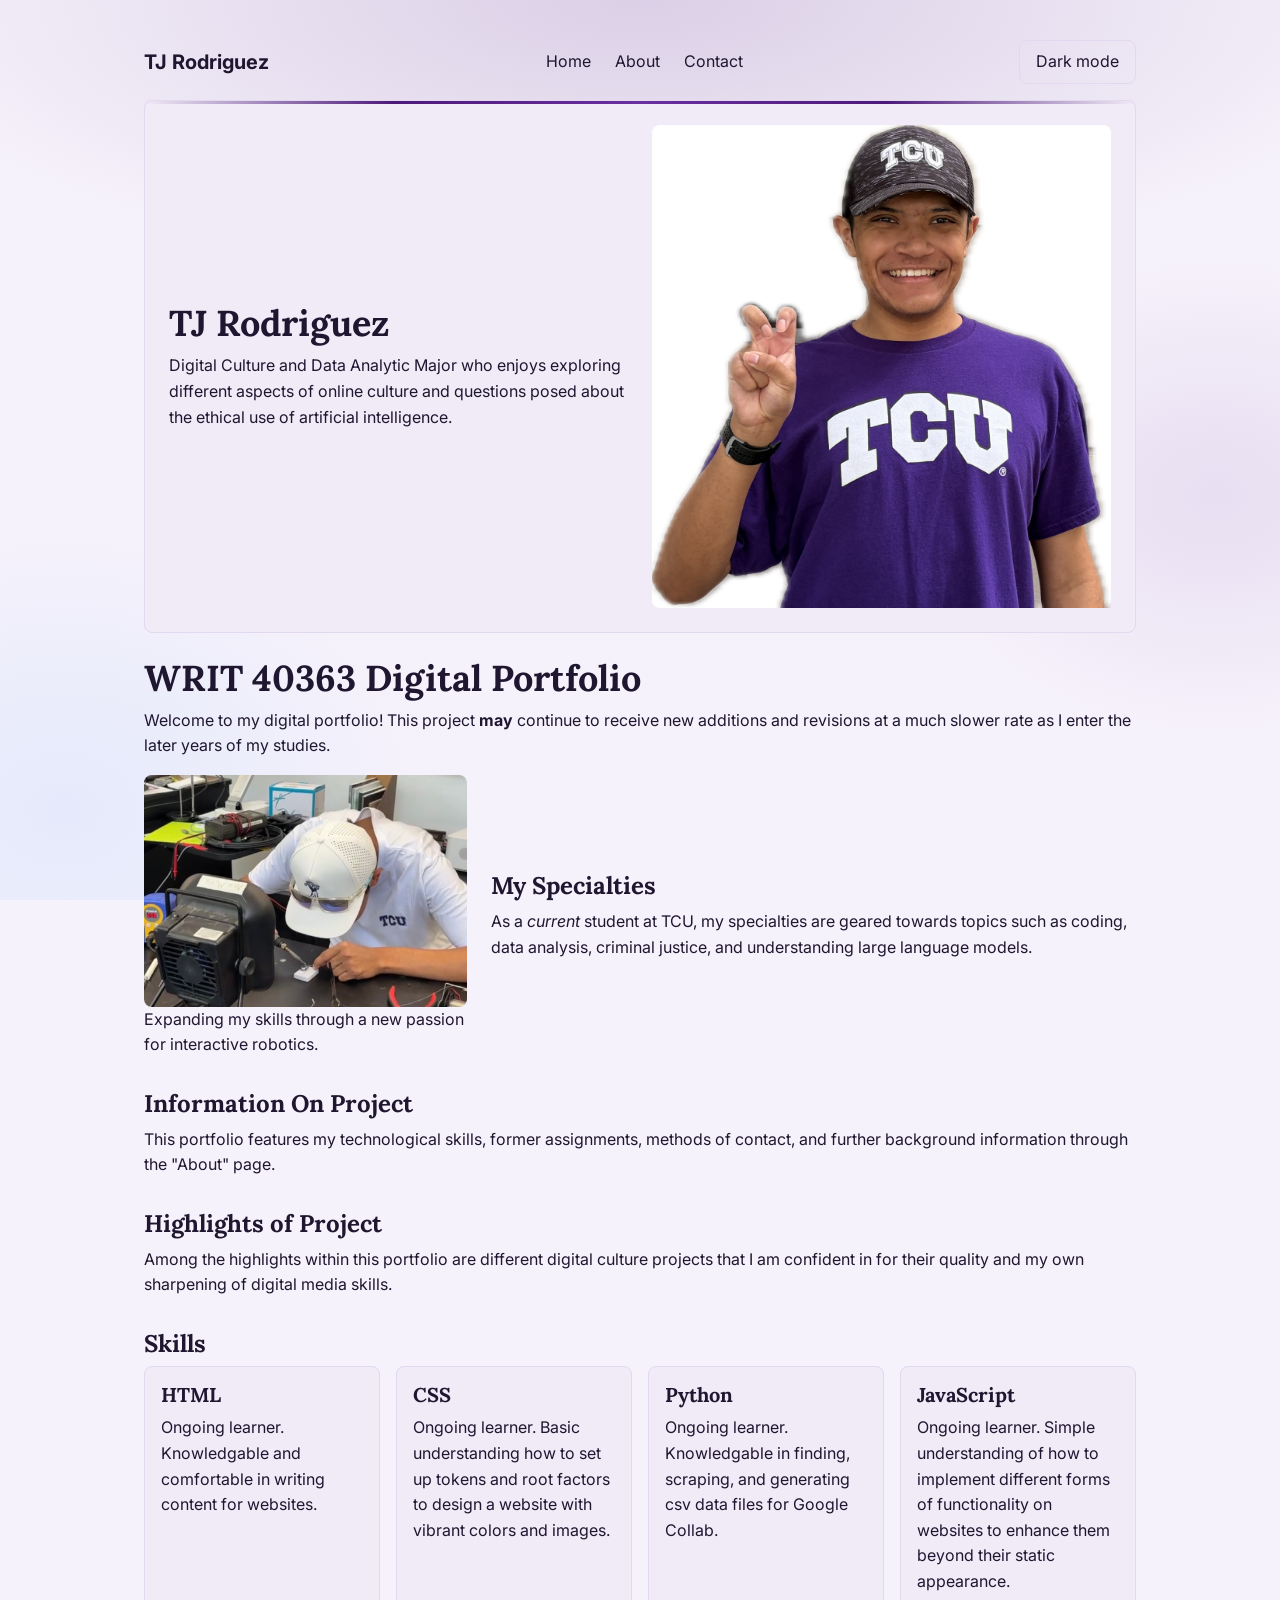
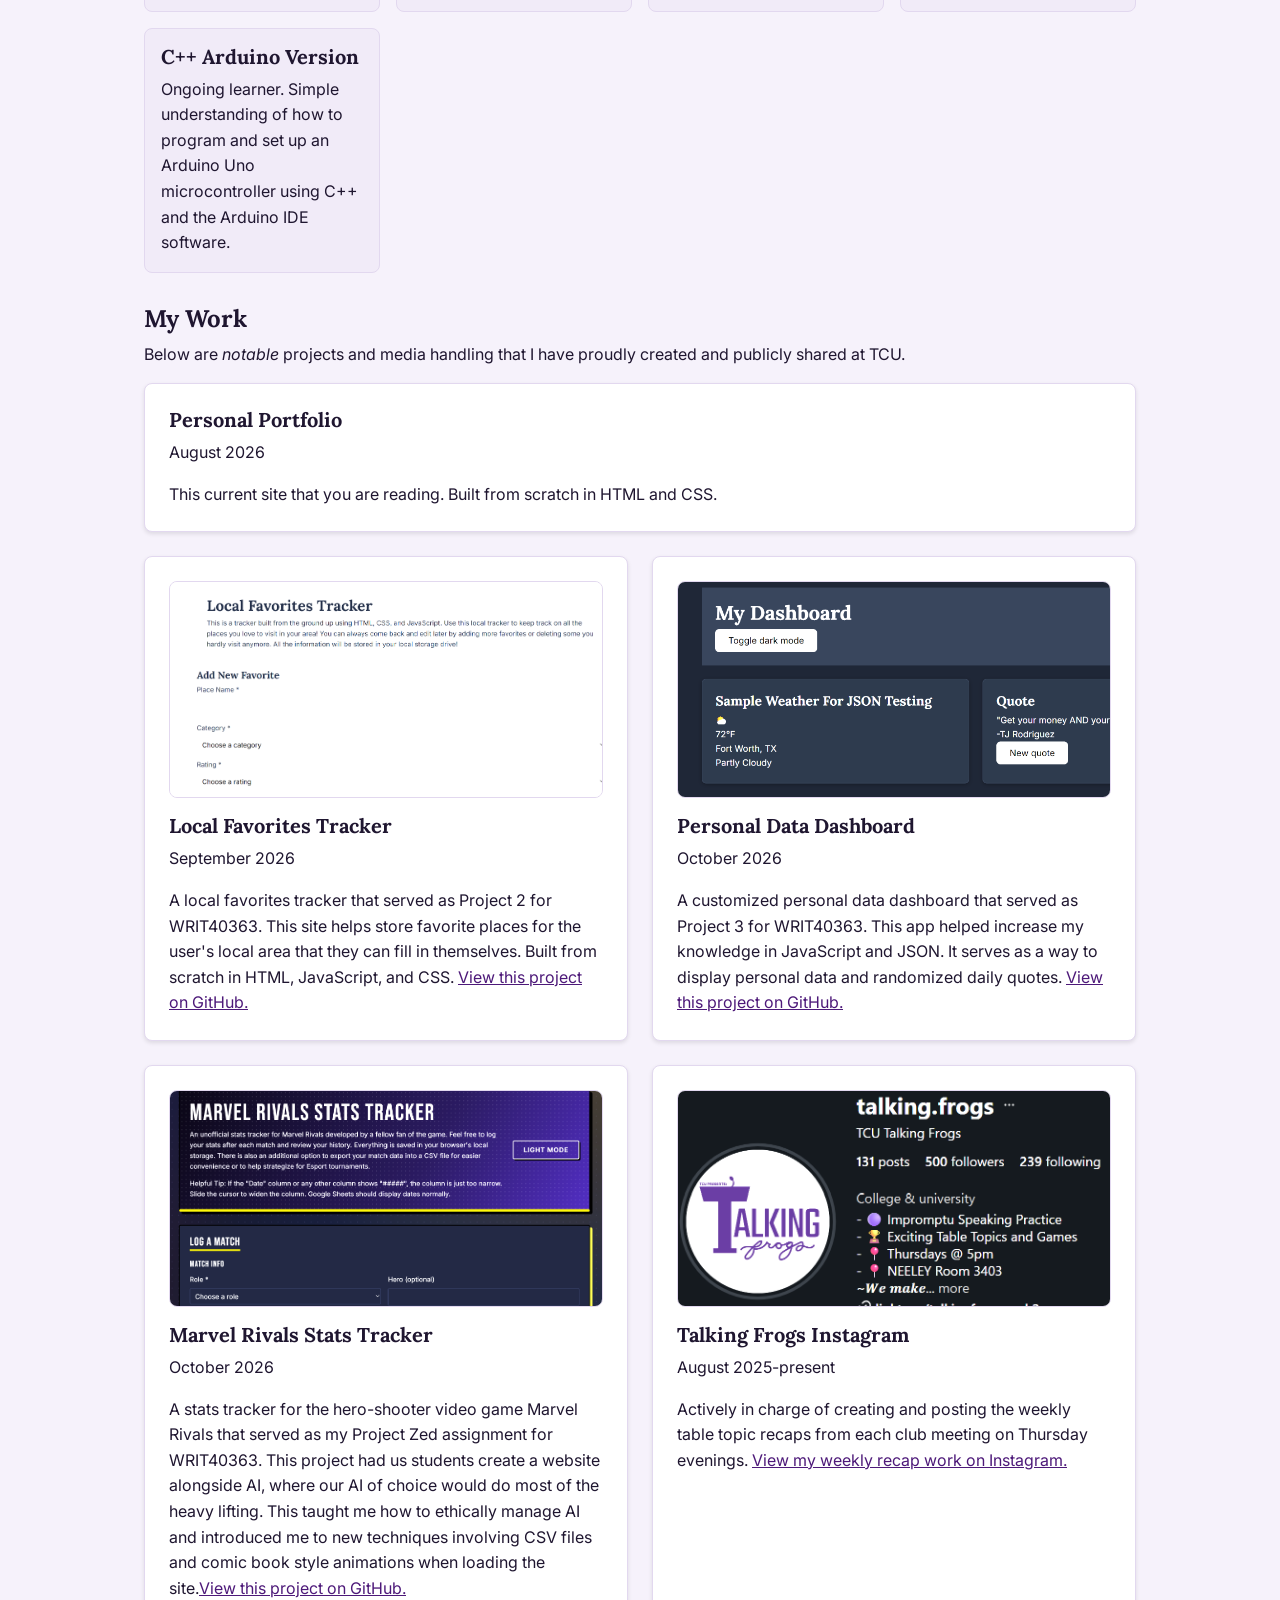
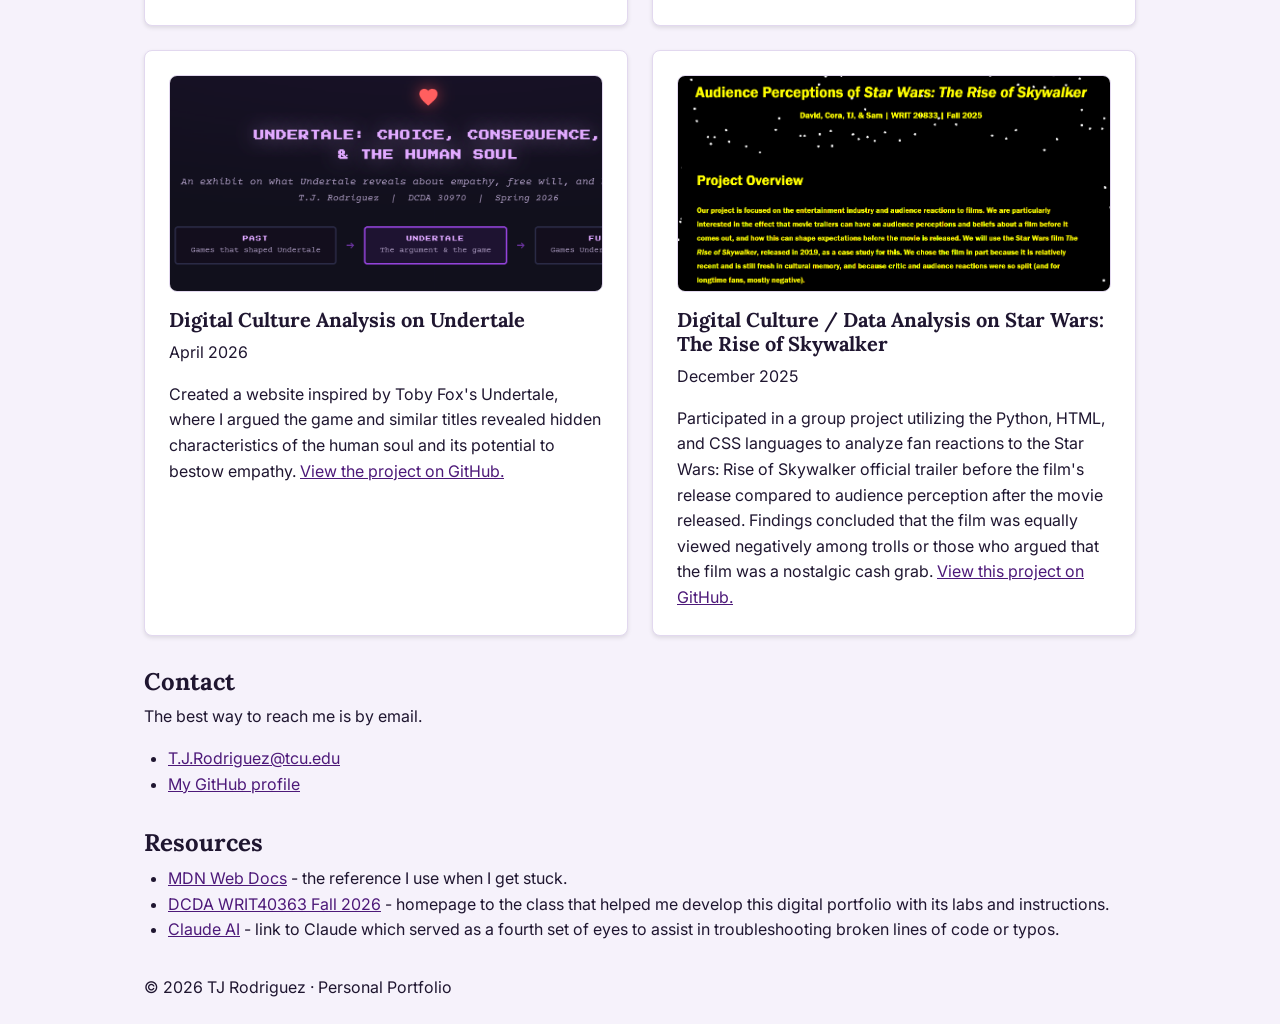
<file: index.html>
<!DOCTYPE html>
<html lang="en">

<head>
    <meta charset="UTF-8">
    <meta name="viewport" content="width=device-width, initial-scale=1.0">
    <title>Portfolio Home</title>
    <link rel="stylesheet" href="css/styles.css">
    <!-- Loads in the head so the saved theme applies before the page appears -->
    <script src="js/app.js"></script>
</head>

<body>


    <nav class="nav-container">
        <a href="index.html" class="logo">TJ Rodriguez</a>
        <div class="nav-links">
            <a href="index.html">Home</a>
            <a href="about.html">About</a>
            <a href="index.html#contact">Contact</a>
        </div>
        <button type="button" id="theme-toggle" class="theme-toggle" aria-pressed="false">Dark mode</button>
    </nav>

    <header>
        <div class="header-text">
            <h1>TJ Rodriguez</h1>
            <p>Digital Culture and Data Analytic Major who enjoys exploring different aspects of online culture and questions posed about the ethical use of artificial intelligence.</p>
        </div>
        <div class="header-pic">
            <img src="images/school-spirit-pose-2026.PNG" alt="Photo of my TCU spirited character.">
        </div>
    </header>

    <h1>WRIT 40363 Digital Portfolio</h1>
    <p>Welcome to my digital portfolio! This project <strong>may</strong> continue to receive new additions and revisions at a much slower rate as I enter the later years of my studies.</p>

    <main>
        <section class="about">
            <figure class="about-image">
                <img src="images/robotics-work-station.jpg" alt="A workdesk featuring me using a soldering iron.">
                <figcaption>Expanding my skills through a new passion for interactive robotics.</figcaption>
            </figure>
            <div class="about-text">
                <h2 id="about">My Specialties</h2>
                <p>As a <em>current</em> student at TCU, my specialties are geared towards topics such as coding, data analysis, criminal justice, and understanding large language models.</p>
            </div>
        </section>

        <section>
            <h2>Information On Project</h2>
            <p>This portfolio features my technological skills, former assignments, methods of contact, and further background information through the "About" page.</p>
        </section>

        <section>
            <h2>Highlights of Project</h2>
            <p>Among the highlights within this portfolio are different digital culture projects that I am confident in for their quality and my own sharpening of digital media skills.</p>
        </section>

        <section id="skills">
            <h2>Skills</h2>
            <ul class="skills-grid">
                <li class="skill-card">
                    <h3>HTML</h3>
                    <p>Ongoing learner. Knowledgable and comfortable in writing content for websites.</p>
                </li>
                <li class="skill-card">
                    <h3>CSS</h3>
                    <p>Ongoing learner. Basic understanding how to set up tokens and root factors to design a website with vibrant colors and images.</p>
                </li>
                <li class="skill-card">
                    <h3>Python</h3>
                    <p>Ongoing learner. Knowledgable in finding, scraping, and generating csv data files for Google Collab.
                    </p>
                </li>
                <li class="skill-card">
                    <h3>JavaScript</h3>
                    <p>Ongoing learner. Simple understanding of how to implement different forms of functionality on websites to enhance them beyond their static appearance.</p>
                </li>
                <li class="skill-card">
                    <h3>C++ Arduino Version</h3>
                    <p>Ongoing learner. Simple understanding of how to program and set up an Arduino Uno microcontroller using C++ and the Arduino IDE software.</p>
            </ul>
        </section>

        <section id="projects">
            <h2>My Work</h2>
             <p>Below are <em>notable</em> projects and media handling that I have proudly created and publicly shared at TCU.</p>
            <ul class="project-list">
                <li class="project-card featured">
                    <h3>Personal Portfolio</h3>
                    <p><time datetime="2026-08">August 2026</time></p>
                    <p>This current site that you are reading. Built from scratch in HTML and CSS.</p>
                </li>
                <li class="project-card">
                    <img src="images/local-favorites-tracker.png" alt="Screenshot of the homepage for my Local Favorites Tracker project with its white background and simple UI structure.">
                    <h3>Local Favorites Tracker</h3>
                    <p><time datetime="2026-09">September 2026</time></p>
                    <p>A local favorites tracker that served as Project 2 for WRIT40363. This site helps store favorite places for the user's local area that they can fill in themselves. Built from scratch in HTML, JavaScript, and CSS. <a href="https://tjrod28.github.io/local-favorites-tracker/" target="_blank" rel="noopener">View this project on GitHub.</a></p>
                </li>
                <li class="project-card">
                    <img src="images/interactive-json-data-project.png" alt="Screenshot of the homepage for my Personal Data Dashboard project with its dark and light mode displaying a random generated quote and a weather sample.">
                    <h3>Personal Data Dashboard</h3>
                    <p><time datetime="2026-10">October 2026</time></p>
                    <p>A customized personal data dashboard that served as Project 3 for WRIT40363. This app helped increase my knowledge in JavaScript and JSON. It serves as a way to display personal data and randomized daily quotes. <a href="https://tjrod28.github.io/dashboard/" target="_blank" rel="noopener">View this project on GitHub.</a></p>
                </li>
                 <li class="project-card">
                    <img src="images/marvel-rivals-tracker.png" alt="Screenshot of the homepage for my Marvel Rivals Stats Tracker project with its comic book inspired design and statistics categories on display.">
                    <h3>Marvel Rivals Stats Tracker</h3>
                    <p><time datetime="2026-10">October 2026</time></p>
                    <p>A stats tracker for the hero-shooter video game Marvel Rivals that served as my Project Zed assignment for WRIT40363. This project had us students create a website alongside AI, where our AI of choice would do most of the heavy lifting. This taught me how to ethically manage AI and introduced me to new techniques involving CSV files and comic book style animations when loading the site.<a href="https://tjrod28.github.io/zed/" target="_blank" rel="noopener">View this project on GitHub.</a></p>
                </li>
                <li class="project-card">
                    <img src="images/talking-frogs-insta-snap.png" alt="Screenshot of Talking Frogs' Instagram page.">
                    <h3>Talking Frogs Instagram</h3>
                    <p><time datetime="2025-08">August 2025-present</time></p>
                    <p>Actively in charge of creating and posting the weekly table topic recaps from each club meeting on Thursday evenings. <a href="https://www.instagram.com/talking.frogs?utm_source=ig_web_button_share_sheet&stkn=ZDNlZDc0MzIxNw==" target="_blank" 
                        rel="noopener">View my weekly recap work on Instagram.</a></p>
                </li>
                <li class="project-card">
                    <img src="images/undertale-project.png" alt="Screenshot of the homepage for my Undertale web project with a dark purple background and text.">
                    <h3>Digital Culture Analysis on Undertale</h3>
                    <p><time datetime="2026-04">April 2026</time></p>
                    <p>Created a website inspired by Toby Fox's Undertale, where I argued the game and similar titles
                        revealed hidden characteristics of the human soul and its potential to bestow empathy. <a
                            href="https://tjrod28.github.io/undertale_final_exhibit_project/" target="_blank"
                            rel="noopener">View the project on GitHub.</a></p>
                </li>
                <li class="project-card">
                    <img src="images/star-wars-ros-project.png" alt="Screenshot of the homepage for Star Wars group project with space themed text.">
                    <h3>Digital Culture / Data Analysis on Star Wars: The Rise of Skywalker</h3>
                    <p><time datetime="2025-12">December 2025</time></p>
                    <p>Participated in a group project utilizing the Python, HTML, and CSS languages to analyze fan
                        reactions to the Star Wars: Rise of Skywalker official trailer before the film's release compared to audience
                        perception after the movie released. Findings concluded that the film was equally viewed negatively among trolls or those who argued that
                        the film was a nostalgic cash grab. <a href="https://coravany04.github.io/coding-project/"
                            target="_blank" rel="noopener">View this project on GitHub.</a></p>
                </li>
            </ul>
        </section>

        <section id="contact">
            <h2>Contact</h2>
            <p>The best way to reach me is by email.</p>
            <ul>
                <li><a href="mailto:T.J.Rodriguez@tcu.edu">T.J.Rodriguez@tcu.edu</a></li>
                <li><a href="https://github.com/TJRod28" target="_blank" rel="noopener">My GitHub profile</a></li>
            </ul>
        </section>

    </main>

    <aside id="resources">
        <h2>Resources</h2>
        <ul>
            <li><a href="https://developer.mozilla.org/" target="_blank" rel="noopener">MDN Web Docs</a> - the reference
                I use when I get stuck.</li>
            <li><a href="https://tcu-dcda.github.io/WRIT40363_2026/index.html" target="_blank" rel="noopener">DCDA WRIT40363 Fall 2026</a> - homepage to the class that helped me develop this digital portfolio with its labs and instructions.</li>
            <li><a href="https://claude.ai/" target="_blank" rel="noopener">Claude AI</a> - link to Claude which served as a fourth set of eyes to assist in troubleshooting broken lines of code or typos.</li>
        </ul>
    </aside>

    <footer>
        <p>&copy; 2026 TJ Rodriguez &middot; Personal Portfolio</p>
    </footer>

</body>

</html>
</file>
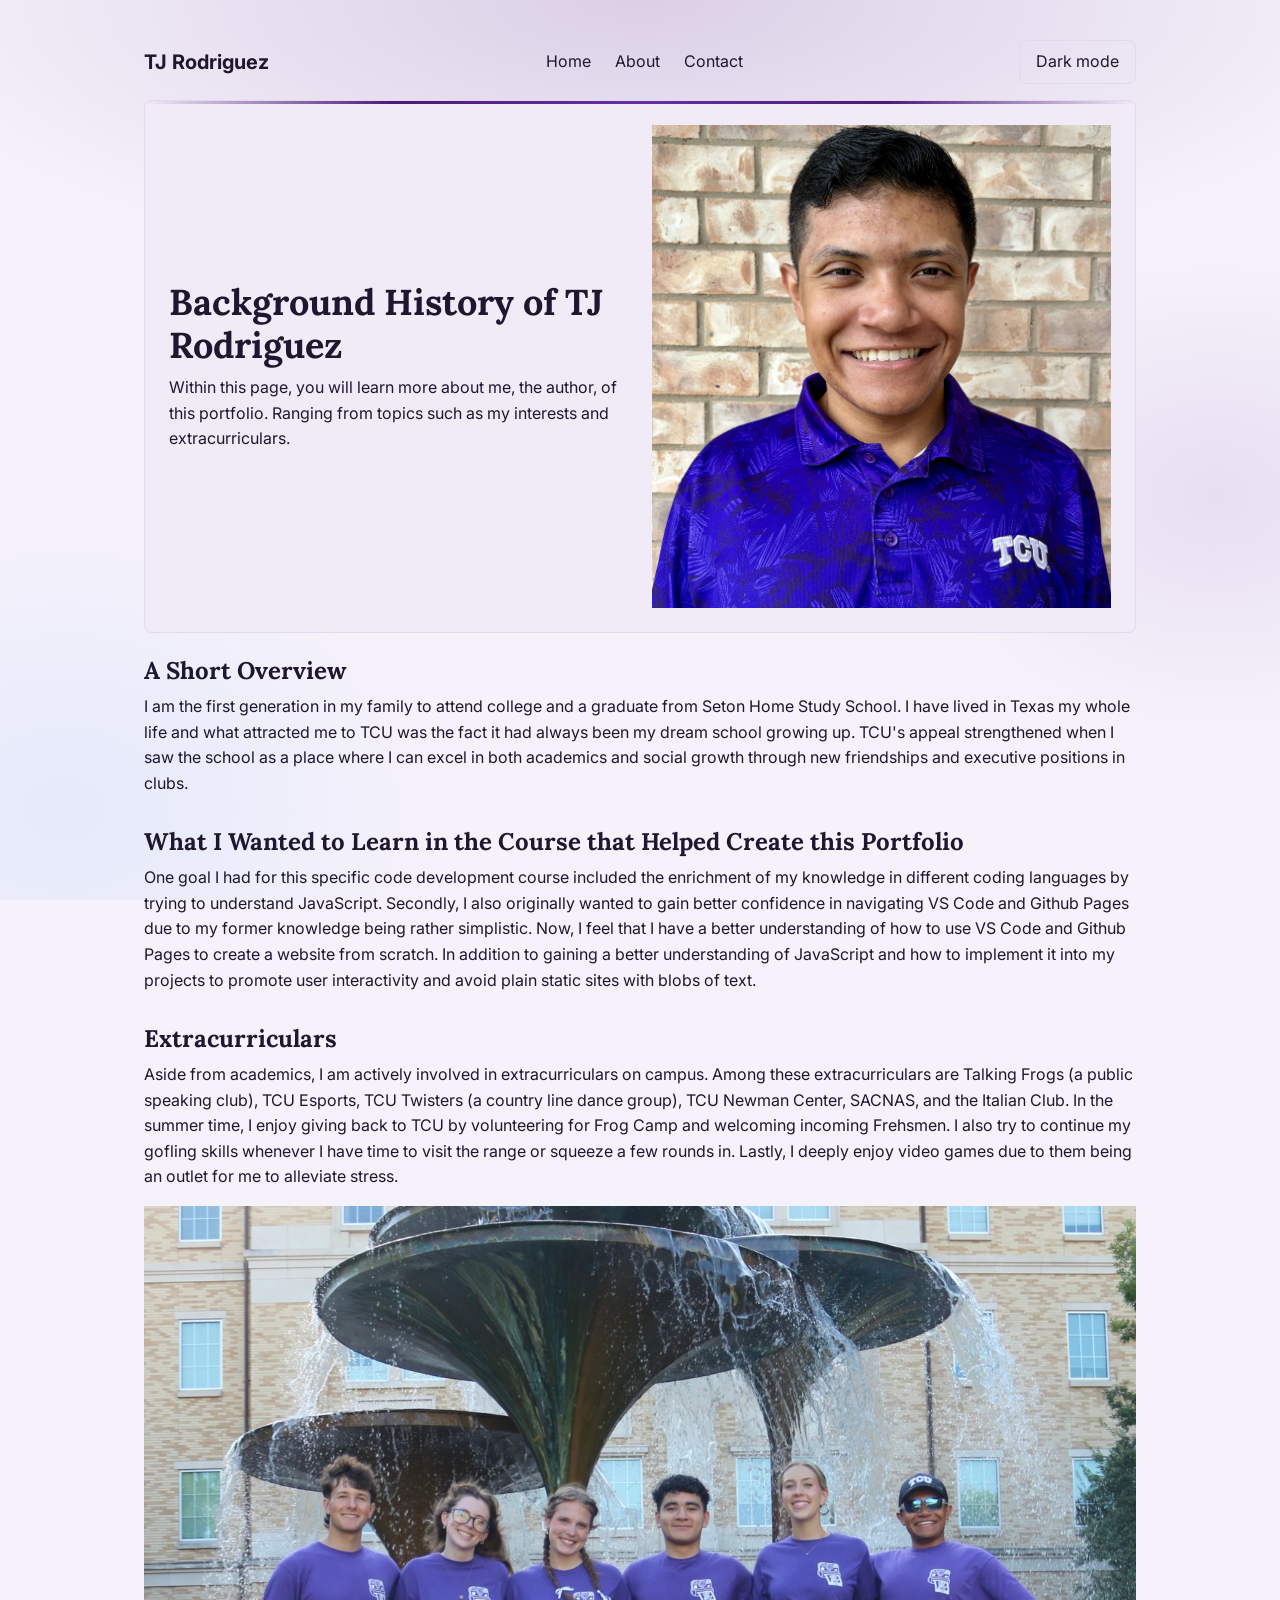
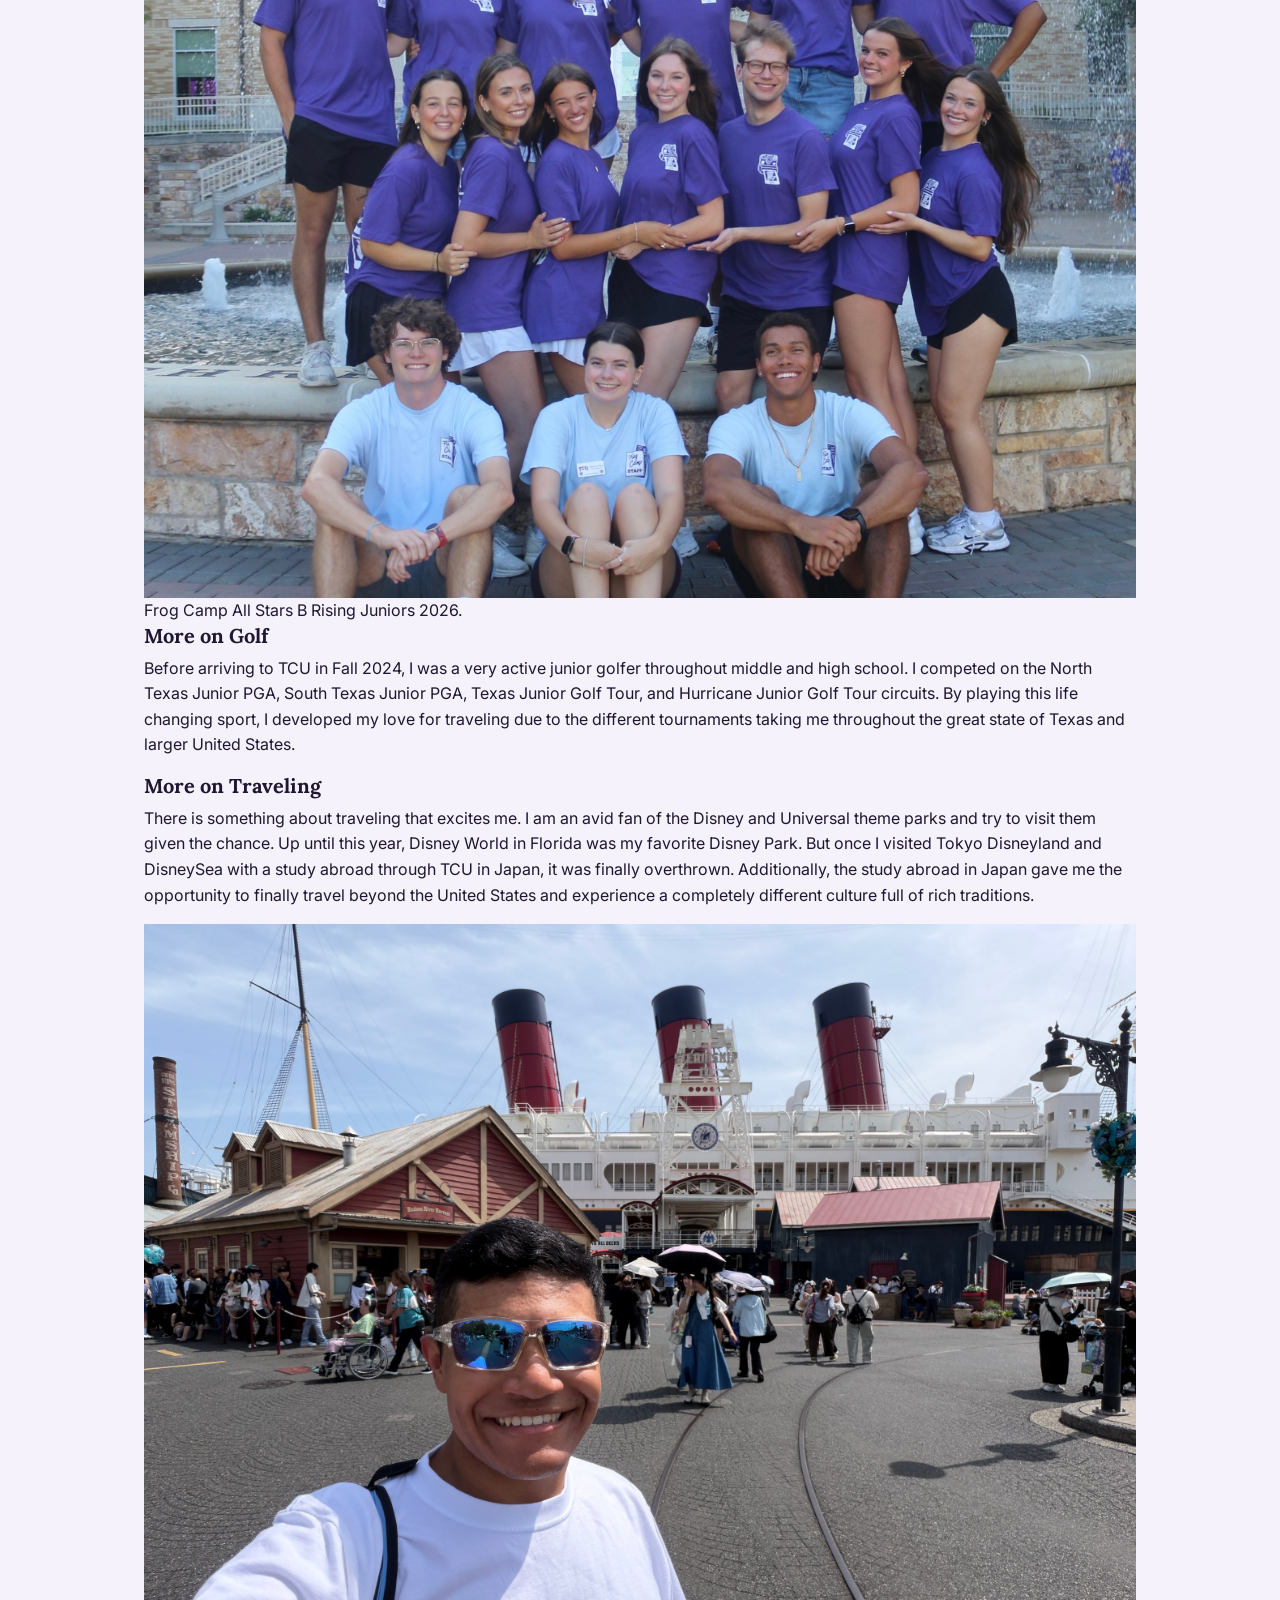
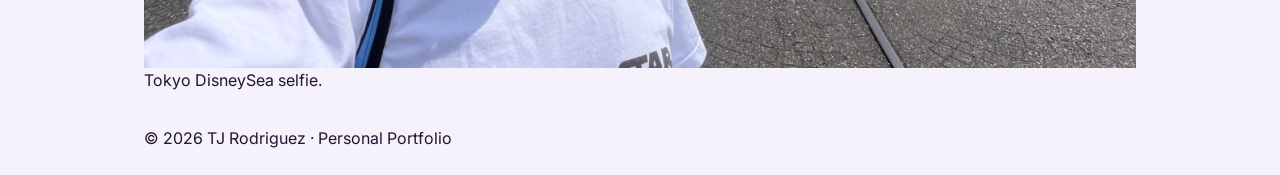
<file: about.html>
<!DOCTYPE html>
<html lang="en">

<head>
    <meta charset="UTF-8">
    <meta name="viewport" content="width=device-width, initial-scale=1.0">
    <title>About Me</title>
    <link rel="stylesheet" href="css/styles.css">
    <!-- Loads in the head so the saved theme applies before the page appears -->
    <script src="js/app.js"></script>
</head>

<body>

    <nav class="nav-container">
        <a href="index.html" class="logo">TJ Rodriguez</a>
        <div class="nav-links">
            <a href="index.html">Home</a>
            <a href="about.html">About</a>
            <a href="index.html#contact">Contact</a>
        </div>
        <button type="button" id="theme-toggle" class="theme-toggle" aria-pressed="false">Dark mode</button>
    </nav>

    <header>
        <div class="header-text">
            <h1>Background History of TJ Rodriguez</h1>
            <p>Within this page, you will learn more about me, the author, of this portfolio. Ranging from topics such as my interests and extracurriculars.</p>
        </div>
        <div class="header-pic">
            <img src="images/2026-head-shoulder-shot.jpeg" alt="Personal headshot of me in a TCU polo.">
        </div>
    </header>

    <main>
        <section>
            <h2>A Short Overview</h2>
            <p>I am the first generation in my family to attend college and a graduate from Seton Home Study School. I have lived in Texas my whole life and what
                attracted me to TCU was the fact it had always been my dream school growing up. TCU's appeal strengthened when I saw the school as a place where I can excel in both academics and social growth through new
                friendships and executive positions in clubs.</p>
        </section>

        <section>
            <h2>What I Wanted to Learn in the Course that Helped Create this Portfolio</h2>
            <p>One goal I had for this specific code development course included the enrichment of my knowledge in different coding languages by trying to understand JavaScript. Secondly, I also originally wanted to gain better confidence in navigating VS Code and
                Github Pages due to my former knowledge being rather simplistic.
                Now, I feel that I have a better understanding of how to use VS Code and Github Pages to create a website from scratch. In addition to gaining a better understanding of JavaScript and how to implement it into my projects to promote user interactivity and avoid plain static sites with blobs of text.
            </p>
        </section>
        <section>
            <h2>Extracurriculars</h2>
            <p>Aside from academics, I am actively involved in extracurriculars on campus. Among these extracurriculars
                are Talking Frogs (a public speaking club), TCU Esports, TCU Twisters (a country line dance group), TCU
                Newman Center, SACNAS, and the Italian Club. In the summer time, I enjoy giving back to TCU by
                volunteering for Frog Camp and welcoming incoming Frehsmen. I also try to continue my gofling skills whenever I have time to visit the range or squeeze a few rounds in. Lastly, I deeply enjoy video games due to them being an outlet for me to alleviate stress.</p>
                <figure>
            <img src="images/frog-camp-allstars-26.jpg"
                alt="A group photo of Rising Juniors for Frog Camp 2026 in front of Frog Fountain.">
            <figcaption>Frog Camp All Stars B Rising Juniors 2026.</figcaption>
                </figure>

            <h3>More on Golf</h3>
            <p>Before arriving to TCU in Fall 2024, I was a very active junior golfer throughout middle and high school.
                I competed on the North Texas Junior PGA, South Texas Junior PGA, Texas Junior Golf Tour, and Hurricane
                Junior Golf Tour circuits. By playing this life changing sport, I developed my love for traveling due to
                the different tournaments taking me throughout the great state of Texas and larger United States.</p>

            <h3>More on Traveling</h3>
            <p>There is something about traveling that excites me. I am an avid fan of the Disney and Universal theme
                parks and try to visit them given the chance. Up until this year, Disney World in Florida was my
                favorite Disney Park. But once I visited Tokyo Disneyland and DisneySea with a study abroad through TCU
                in Japan, it was finally overthrown. Additionally, the study abroad in Japan gave me the
                opportunity to finally travel beyond the United States and experience a completely different culture full of rich
                traditions.</p>
                <figure>
                    <img src="images/disneysea-boatselfie.JPG"
                alt="A selfie photograph of me at DisneySea with a steamboat in the back.">
            <figcaption>Tokyo DisneySea selfie.</figcaption>
                </figure>    
        </section>
    </main>

    <footer>
        <p>&copy; 2026 TJ Rodriguez &middot; Personal Portfolio</p>
    </footer>

</body>

</html>
</file>
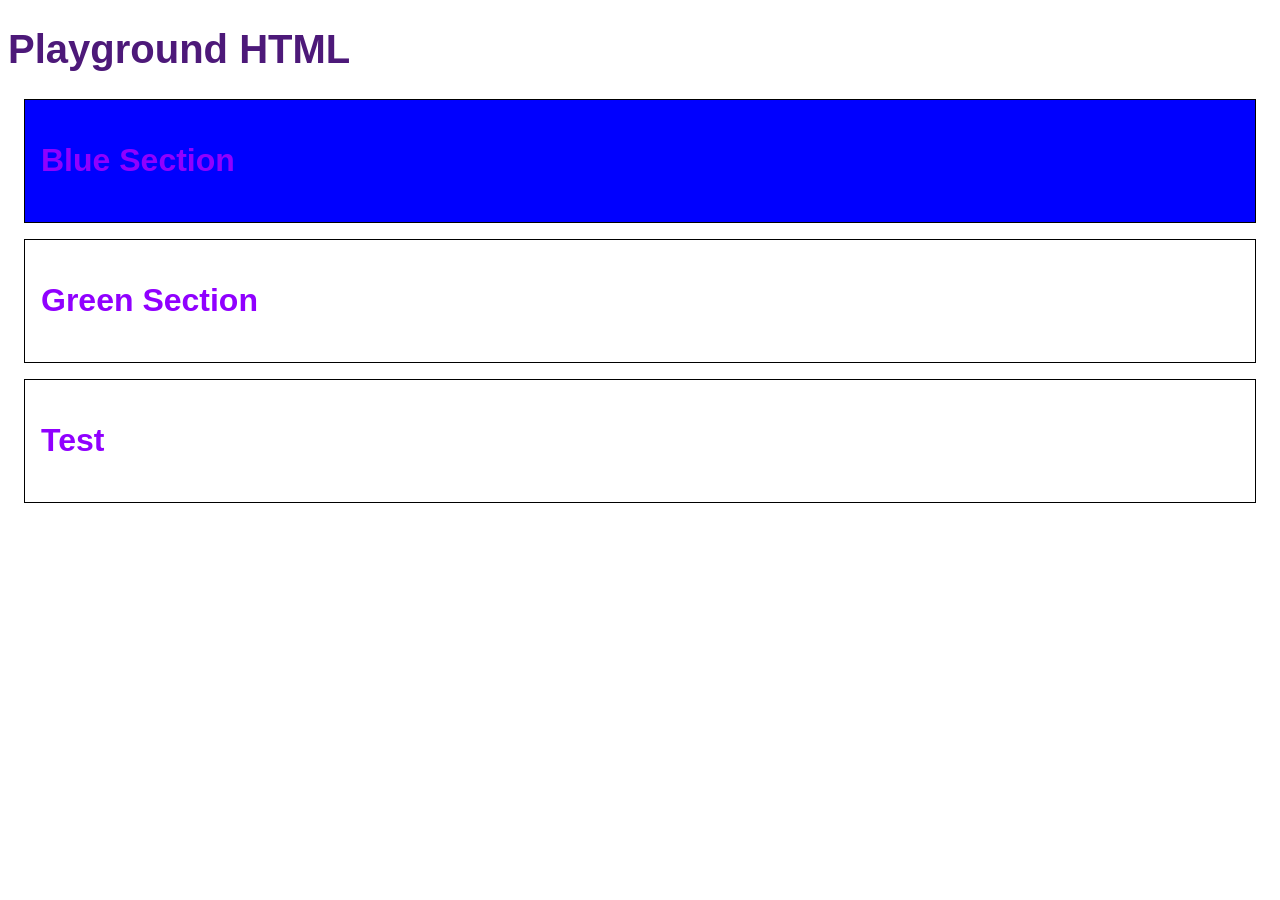
<file: sandbox.html>
<!DOCTYPE html>
<html lang="en">
<head>
    <meta charset="UTF-8">
    <meta name="viewport" content="width=, initial-scale=1.0">
    <title>Document</title>

<!-- Inline CSS for learning purposes -->
    <style>
        h1 {
            color: #4d1979;

            font-family:'Gill Sans', 'Gill Sans MT', Calibri, 'Trebuchet MS', sans-serif;

            font-size: 2.5rem;

        }

        h2 {
            color:rgb(144, 0, 255);

            font-family:'Gill Sans', 'Gill Sans MT', Calibri, 'Trebuchet MS', sans-serif;

            font-size: 2rem;

            
        }

        .blue {

                background-color: blue

            }


        section {
            border: 1px solid black;
            margin: 1rem;
            padding: 1rem;


        }

    </style>









</head>
<body>
    
<main>

    <h1>Playground HTML</h1>

    <section class="blue">
        <h2>Blue Section</h2>
    </section>

    <section class="green">
        <h2>Green Section</h2>
    </section>

    <section>
        <h2>Test</h2>
    </section>

</main>






</body>
</html>
</file>
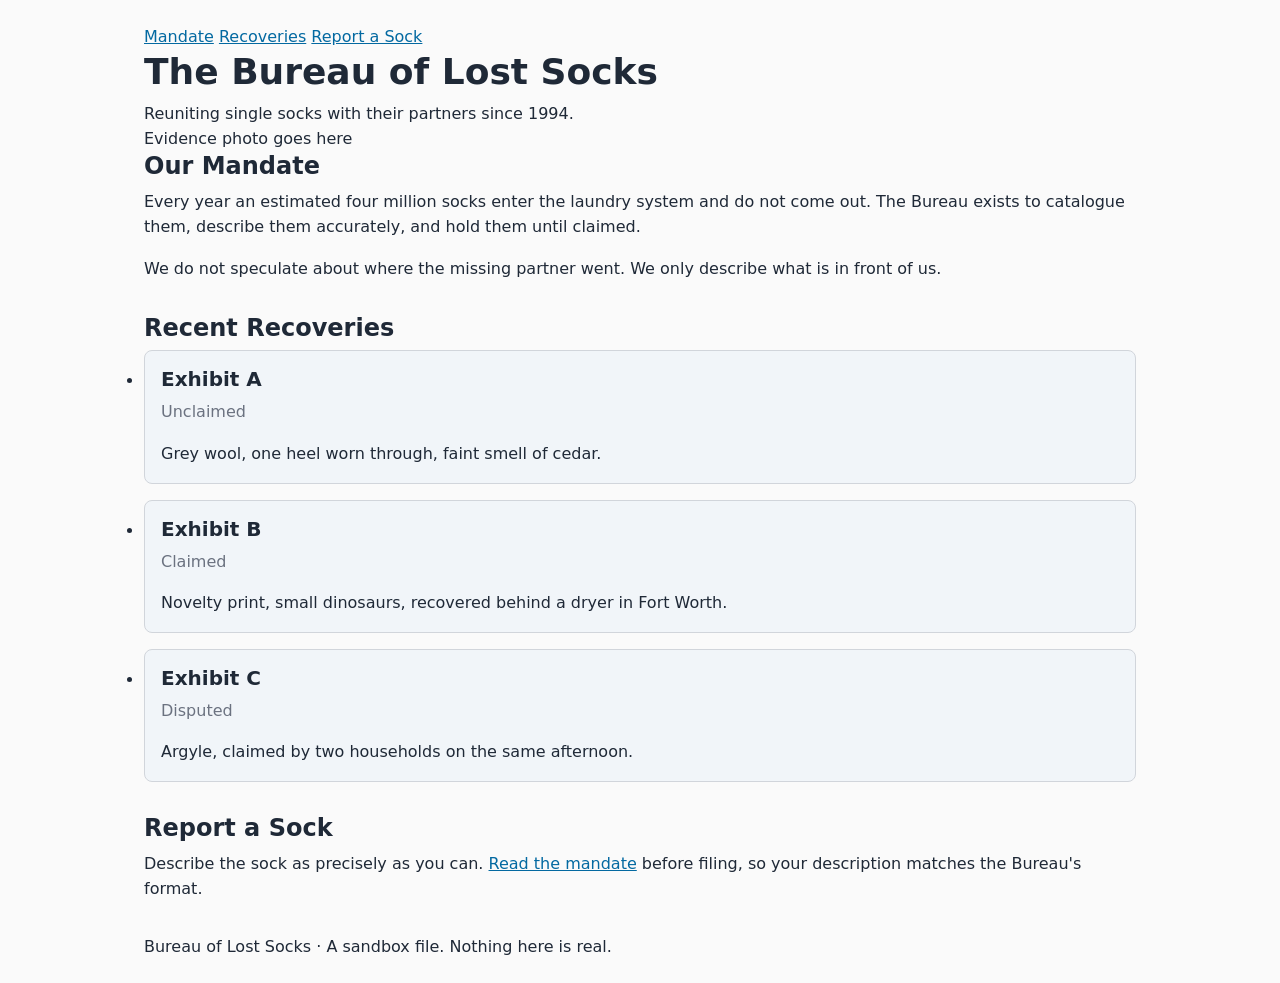
<file: sandboxes/sandbox06.html>
<!DOCTYPE html>
<html lang="en">
<head>
<meta charset="UTF-8">
<meta name="viewport" content="width=device-width, initial-scale=1.0">
<title>Bureau of Lost Socks — Sandbox</title>

<!-- Inline CSS for learning purposes. This file is a sandbox:
     it is NOT linked to css/styles.css and never will be. Break it freely. -->

<style>

/* ==========================
   1. RESET
   ========================== */
*,
*::before,
*::after {
    box-sizing: border-box;
    margin: 0;
    padding: 0;
}

img {
    max-width: 100%;
    height: auto;
    display: block;
}

/* ==========================
   2. DESIGN TOKENS
   ========================== */
:root {
    /* Color */
    --color-bg: #fafafa;
    --color-surface: #ffffff;
    --color-text: #1f2937;
    --color-muted: #6b7280;
    --color-accent: #0369a1;

    /* Spacing — a modular scale */
    --space-sm: 0.5rem;
    --space-md: 1rem;
    --space-lg: 1.5rem;
    --space-xl: 2rem;

    /* Typography */
    --text-base: 1rem;
    --text-h3: 1.25rem;
    --text-h2: 1.5rem;
    --text-h1: 2.25rem;
    --leading-body: 1.6;
    --leading-heading: 1.2;
    --font-stack: system-ui, "Segoe UI", Tahoma, sans-serif;

    /* Layout */
    --page-width: 64rem;
    --reading-width: 70ch;
}

/* ==========================
   3. BASE ELEMENT STYLES
   ========================== */
body {
    background-color: var(--color-bg);
    color: var(--color-text);
    font-size: var(--text-base);
    line-height: var(--leading-body);
    font-family: var(--font-stack);
    /* existing delcariations */
}

h1 { font-size: var(--text-h1); line-height: var(--leading-heading); }
h2 { font-size: var(--text-h2); line-height: var(--leading-heading); }
h3 { font-size: var(--text-h3); line-height: var(--leading-heading); }

h1, h2, h3 { margin-bottom: var(--space-sm); }
p { margin-bottom: var(--space-md); }
p:last-child { margin-bottom: 0; }

a { color: var(--color-accent); }

/* ==========================
   4. LAYOUT
   ========================== */
body {
    max-width: var(--page-width);
    margin: 0 auto;
    padding: var(--space-lg) var(--space-md);
}

section {
    margin-bottom: 32px;
}

.exhibit {
    background-color: #f1f5f9;
    border: 1px solid #d1d5db;
    border-radius: 8px;
    padding: var(--space-md);
    margin-bottom: 1rem;
}

.status {
    color: #6b7280;
}

</style>
</head>
<body>


<nav>
    <a href="#mandate">Mandate</a>
    <a href="#recoveries">Recoveries</a>
    <a href="#report">Report a Sock</a>
</nav>


<header>
    <div class="header-text">
        <h1>The Bureau of Lost Socks</h1>
        <p>Reuniting single socks with their partners since 1994.</p>
    </div>

    <div class="header-pic">
        <!-- TODO: replace before submitting -->
        <p>Evidence photo goes here</p>
    </div>
</header>

<main>

    <section id="mandate">
        <h2>Our Mandate</h2>
        <p>Every year an estimated four million socks enter the laundry system and do not come out. The Bureau exists to catalogue them, describe them accurately, and hold them until claimed.</p>
        <p>We do not speculate about where the missing partner went. We only describe what is in front of us.</p>
    </section>

    <section id="recoveries">
        <h2>Recent Recoveries</h2>
        <ul>
            <li class="exhibit">
                <h3>Exhibit A</h3>
                <p class="status">Unclaimed</p>
                <p>Grey wool, one heel worn through, faint smell of cedar.</p>
            </li>
            <li class="exhibit">
                <h3>Exhibit B</h3>
                <p class="status">Claimed</p>
                <p>Novelty print, small dinosaurs, recovered behind a dryer in Fort Worth.</p>
            </li>
            <li class="exhibit">
                <h3>Exhibit C</h3>
                <p class="status">Disputed</p>
                <p>Argyle, claimed by two households on the same afternoon.</p>
            </li>
        </ul>
    </section>

    <section id="report">
        <h2>Report a Sock</h2>
        <p>Describe the sock as precisely as you can. <a href="#mandate">Read the mandate</a> before filing, so your description matches the Bureau's format.</p>
    </section>

</main>

<footer>
    <p>Bureau of Lost Socks &middot; A sandbox file. Nothing here is real.</p>
</footer>

</body>
</html>
</file>
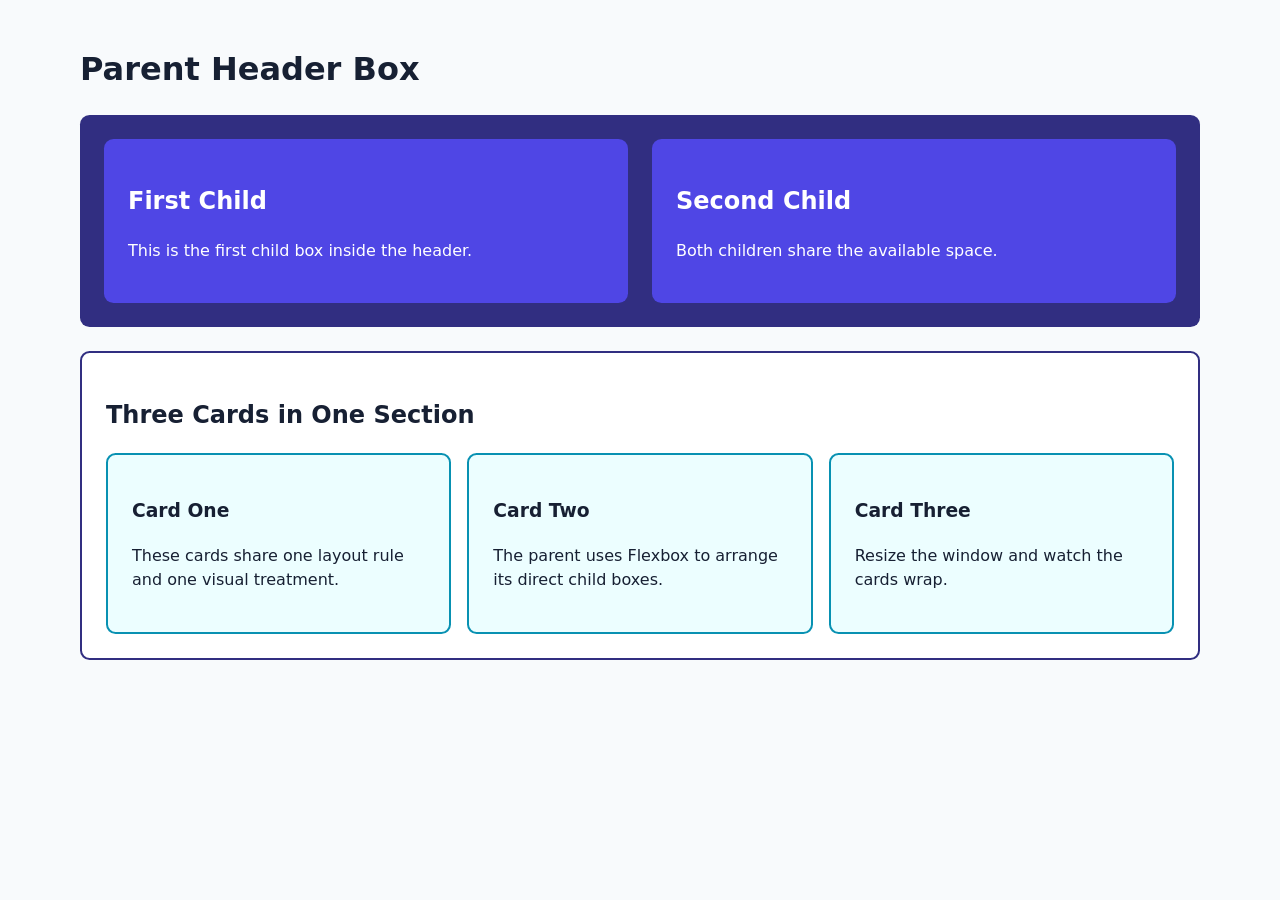
<file: sandboxes/sandbox07.html>
<!doctype html>
<html lang="en">

<head>
    <meta charset="utf-8">
    <meta name="viewport" content="width=device-width, initial-scale=1">
    <title>Student: Flexbox Practice Exercise</title>

    <style>
        :root {
            /* Color */
            --color-bg: #f8fafc;
            --color-surface: #ffffff;
            --color-surface-alt: #ecfeff;
            --color-text: #172033;
            --color-border: #0891b2;
            --color-accent: #312e81;
            --color-accent-alt: #4f46e5;
            --color-on-accent: #ffffff;

            /* Spacing */
            --space-md: 1rem;
            --space-lg: 1.5rem;

            /* Structure */
            --radius-md: 0.6rem;
        }

        * {
            box-sizing: border-box;
        }

        body {
            margin: 0;
            background-color: var(--color-bg);
            color: var(--color-text);
            font-family: system-ui, sans-serif;
            line-height: 1.5;
        }

        .page {
            width: min(90%, 70rem);
            margin: 0 auto;
            padding: var(--space-lg) 0;
        }

        /* The parent box. Flexbox arranges its direct children. */
        header {
            display: flex; 
            flex-wrap: wrap; /*step 3*/
            align-items: center;
            gap: var(--space-lg);
            padding: var(--space-lg);
            background-color: var(--color-accent);
            color: var(--color-on-accent);
            border-radius: var(--radius-md);
        }

        /* flex: 1 shares the space between the children. */
        .header-child {
            flex: 1;
            min-width: 16rem; /*step 4*/
            padding: var(--space-lg);
            background-color: var(--color-accent-alt);
            border-radius: var(--radius-md);
        }

        .cards-section {
            margin-top: var(--space-lg);
            padding: var(--space-lg);
            background-color: var(--color-surface);
            border: 2px solid var(--color-accent);
            border-radius: var(--radius-md);
        }

        .cards {
            display: flex;
            flex-wrap: wrap; /*step 1*/
            gap: var(--space-md);
        }

        .card {
            flex: 1;
            min-width: 12rem; /*step 2*/
            padding: var(--space-lg);
            background-color: var(--color-surface-alt);
            border: 2px solid var(--color-border);
            border-radius: var(--radius-md);
        }
    </style>
</head>

<body>

    <main class="page">

        <h1>Parent Header Box</h1>

        <header>

            <div class="header-child">
                <h2>First Child</h2>
                <p>This is the first child box inside the header.</p>
            </div>

            <div class="header-child">
                <h2>Second Child</h2>
                <p>Both children share the available space.</p>
            </div>

        </header>

        <section class="cards-section">

            <h2>Three Cards in One Section</h2>

            <div class="cards">

                <article class="card">
                    <h3>Card One</h3>
                    <p>These cards share one layout rule and one visual treatment.</p>
                </article>

                <article class="card">
                    <h3>Card Two</h3>
                    <p>The parent uses Flexbox to arrange its direct child boxes.</p>
                </article>

                <article class="card">
                    <h3>Card Three</h3>
                    <p>Resize the window and watch the cards wrap.</p>
                </article>

            </div>

        </section>

    </main>

</body>

</html>
</file>
<file: css/styles.css>
@import url('https://fonts.googleapis.com/css2?family=Inter:wght@400;600&family=Lora:wght@400;700&display=swap');

/* ==========================
   1. RESET
   ========================== */
*,
*::before,
*::after {
    box-sizing: border-box;
    margin: 0;
    padding: 0;
}

img {
    max-width: 100%;
    height: auto;
    display: block;
}

/* ==========================
   2. DESIGN TOKENS
   ========================== */
   
   :root {
    /* Color */
    --color-bg: #f6f2fb;          /* pale lavender: the "daylight" version of the cave */
    --color-surface: #ffffff;
    --color-text: #1f1630;
    --color-muted: #4f4563;
    --color-accent: #4d1979;      /* TCU purple, the same purple the Undertale site glows with */

    /* Spacing - a modular scale */
    --space-sm: 0.5rem;
    --space-md: 1rem;
    --space-lg: 1.5rem;
    --space-xl: 2rem;

    /* Typography */
    --text-base: 1rem;
    --text-h3: 1.25rem;
    --text-h2: 1.5rem;
    --text-h1: 2.25rem;
    --leading-body: 1.6;
    --leading-heading: 1.2;

    /* Layout */
    --page-width: 64rem;
    --reading-width: 70ch;

    /* existing tokens */
    --font-stack: 'Inter', system-ui, -apple-system, sans-serif;
    --font-serif: 'Lora', Georgia, serif;
    --color-surface-alt: #f1ebf8;
    --radius-md: 8px;
    --color-border: #e2d8ef;
    --shadow-sm: 0 2px 4px rgba(0, 0, 0, 0.1);
    --shadow-lg: 0 10px 20px rgba(77, 25, 121, 0.18);   /* purple-tinted lift on hover */

    /* Page background, adapted from the Undertale site I developed for Dr. Helms' History of Video Games class. The particular style is borrowed from the "cave" background of the Undertale site.
       Layers are listed top to bottom, each one a see-through gradient:
         1. a purple glow pouring down from the top center
         2. a faint blue glow in the lower-left corner
         3. a purple glow on the right side
       (The Undertale site also had faint grid lines; they're left out here
       because they showed up as boxes on the light background.)
       Light mode uses the same layers at softer strengths on lavender. */
    --bg-layers:
        radial-gradient(ellipse 90% 45% at 50% 0%, rgba(77, 25, 121, 0.16) 0%, transparent 70%),
        radial-gradient(ellipse 50% 55% at 5% 90%, rgba(74, 158, 255, 0.10) 0%, transparent 60%),
        radial-gradient(ellipse 45% 50% at 95% 55%, rgba(107, 47, 160, 0.10) 0%, transparent 55%);
}

/* Dark mode (Lab 19 pattern): same token names, new values.
   js/app.js adds class="theme-dark" to <html>, and every rule that
   uses these tokens repaints itself on both pages. */
html.theme-dark {
    --color-bg: #07070f;          /* the Undertale site's near-black */
    --color-surface: #120e1f;     /* deep purple-black cards */
    --color-surface-alt: #1a1430;
    --color-text: #ece8f4;
    --color-muted: #b8aecb;
    --color-accent: #c4a6e8;      /* light purple so links stay readable on dark */
    --color-border: #2e2350;
    --shadow-sm: 0 2px 4px rgba(0, 0, 0, 0.5);
    --shadow-lg: 0 10px 24px rgba(107, 47, 160, 0.35);   /* a purple glow instead of a shadow */

    /* Same layers as light mode, at the Undertale site's original strengths */
    --bg-layers:
        radial-gradient(ellipse 90% 45% at 50% 0%, rgba(77, 25, 121, 0.55) 0%, transparent 70%),
        radial-gradient(ellipse 50% 55% at 5% 90%, rgba(74, 158, 255, 0.07) 0%, transparent 60%),
        radial-gradient(ellipse 45% 50% at 95% 55%, rgba(107, 47, 160, 0.12) 0%, transparent 55%);
}

/* ==========================
   3. BASE ELEMENT STYLES
   ========================== */
   
   body {
    font-family: var(--font-stack);
    /* existing Lab 05 declarations */
    background-color: var(--color-bg);
    background-image: var(--bg-layers);   /* the glows and grid from section 2 */
    background-attachment: fixed;         /* glows stay put while the page scrolls */
    color: var(--color-text);
    font-size: var(--text-base);
    line-height: var(--leading-body);
   }

   h1 { font-size: var(--text-h1); line-height: var(--leading-heading); }
   h2 { font-size: var(--text-h2); line-height: var(--leading-heading); }
   h3 { font-size: var(--text-h3); line-height: var(--leading-heading); }

   h1, h2, h3 { font-family: var(--font-serif);
      line-height: var(--leading-heading);
      margin-bottom: var(--space-sm); }

   p { margin-bottom: var(--space-md); }
   p:last-child { margin-bottom: 0; }

   a { color: var(--color-accent); }
   ul { padding-left: var(--space-lg); }

   a:focus-visible {
    outline: 2px solid var(--color-accent);
    outline-offset: 2px;
}
/* ==========================
   4. LAYOUT
   Breakpoints used in this file:
     768px  — tablet and larger
   (CSS variables cannot be used inside @media conditions,
    so breakpoints are documented here instead of tokenized.)
   ========================== */
   
   body {
    max-width: var(--page-width);
    margin: 0 auto;
    padding: var(--space-lg) var(--space-md);
   }

   header {
      display: flex;
      align-items: center;
      gap: var(--space-lg);
      padding: var(--space-lg);
      background-color: var(--color-surface-alt);
      margin-bottom: var(--space-lg);
      flex-wrap: wrap;
      position: relative;          /* lets the purple line below sit at the top edge */
      border: 1px solid var(--color-border);
      border-radius: var(--radius-md);
   }
   /* Glowing purple line across the top of the header (also from the Undertale site):
      fades in from nothing, peaks in the middle, fades back out. */
   header::before {
      content: "";
      position: absolute;
      top: 0;
      left: 0;
      right: 0;
      height: 3px;
      background: linear-gradient(90deg, transparent 0%, #4d1979 25%, #6b2fa0 50%, #4d1979 75%, transparent 100%);
   }
   .header-text { flex: 1; min-width: 16rem; }
   .header-pic {
      flex: 1;
      background-color: var(--color-surface);
      min-height: 18rem;
      border-radius: var(--radius-md);
      display: flex;
      align-items: center;
      justify-content: center;
      color: var(--color-muted);
      min-width: 16rem;
   }

   nav {
      padding: var(--space-md) 0;
   }
   nav a {
    color: var(--color-text);
    text-decoration: none;
    transition: color 0.2s;
}
   nav a:hover { color: var(--color-accent); }

   section, aside { margin-bottom: var(--space-xl); }

   .skills-grid {
    list-style: none;
    padding-left: 0;
    display: grid;
    grid-template-columns: repeat(auto-fit, minmax(12rem, 1fr));
    gap: var(--space-md);
}
.skill-card {
    padding: var(--space-md);
    background-color: var(--color-surface-alt);
    border-radius: var(--radius-md);
}

.about {
   display: flex;
   flex-wrap: wrap;
   align-items: center;
   gap: var(--space-lg);
}
.about-image { flex: 1; min-width: 16rem; }
.about-image img { width: 100%; border-radius: var(--radius-md); }
.about-text { flex: 2; min-width: 16rem; max-width: var(--reading-width); }

   .project-list {
    list-style: none;
    padding-left: 0;
    display: grid;
    grid-template-columns: 1fr;
    gap: var(--space-lg);
}
@media (min-width: 768px) {
    .project-list { grid-template-columns: 1fr 1fr; }
    .project-card.featured { grid-column: span 2; }
}
   .project-card {
      padding: var(--space-lg);
      background-color: var(--color-surface);
      border: 1px solid var(--color-border);
      border-radius: var(--radius-md);
      box-shadow: var(--shadow-sm);
   }

/* ==========================
   New code that works with shaping images in project boxes
   ========================== */
   /* Professor's note: images were close but not the same height.
      Why: the screenshots have different shapes (some nearly square,
      some very wide), and height: auto keeps each one's own shape.
      Fix: aspect-ratio gives every image the SAME 2:1 box (close to the
      shape of most of the screenshots, so little gets trimmed), and
      object-fit: cover fills that box without stretching, trimming the
      extra edges instead. object-position: left top keeps the top-left
      corner in view, where each site's title is. Same image height means
      the titles and text below all start on the same line. */
   .project-card img {
      width: 100%;
      aspect-ratio: 2 / 1;
      object-fit: cover;
      object-position: left top;
      border-radius: var(--radius-md);
      margin-bottom: var(--space-md);
      border: 1px solid var(--color-border);   /* edges stay visible on white screenshots */
   }

.nav-container {
   display: flex;
   justify-content: space-between;
   align-items: center;
   flex-wrap: wrap;
   gap: var(--space-md);
}
.nav-links { display: flex; gap: var(--space-lg); }
.logo {
   font-size: var(--text-h3);
   font-weight: bold;
   color: var(--color-text);
   text-decoration: none;
}

/* ==========================
   5. CARD HOVER (skills and My Work)
   Cards lift up and their shadow grows when the cursor is over them.
   :focus-within does the same for keyboard users when they tab to a
   link inside a card, so they get the same visual feedback.
   ========================== */
.skill-card,
.project-card {
   transition: transform 0.2s ease, box-shadow 0.2s ease,
               background-color 0.3s ease, border-color 0.3s ease;
}

.skill-card:hover,
.skill-card:focus-within,
.project-card:hover,
.project-card:focus-within {
   transform: translateY(-6px);         /* moves the card up 6px */
   box-shadow: var(--shadow-lg);
}

/* Skill cards get a thin border so they keep their edges in dark mode */
.skill-card { border: 1px solid var(--color-border); }

/* ==========================
   6. THEME TOGGLE BUTTON
   ========================== */
.theme-toggle {
   font: inherit;
   padding: var(--space-sm) var(--space-md);
   background-color: transparent;
   color: var(--color-text);
   border: 1px solid var(--color-border);
   border-radius: var(--radius-md);
   cursor: pointer;
}

.theme-toggle:hover { border-color: var(--color-accent); }

.theme-toggle:focus-visible {
   outline: 2px solid var(--color-accent);
   outline-offset: 2px;
}

/* Colors fade instead of snapping when the theme changes */
body,
header,
.header-pic,
.theme-toggle {
   transition: background-color 0.3s ease, color 0.3s ease, border-color 0.3s ease;
}

/* ==========================
   7. REDUCED MOTION
   (Kept last so it overrides the movement above.)
   Visitors who turn on "reduce motion" in their device settings
   still get the bigger shadow on hover, just without the movement.
   ========================== */
@media (prefers-reduced-motion: reduce) {
   *,
   *::before,
   *::after {
      transition: none !important;
   }

   .skill-card:hover,
   .skill-card:focus-within,
   .project-card:hover,
   .project-card:focus-within {
      transform: none;
   }
}
</file>
